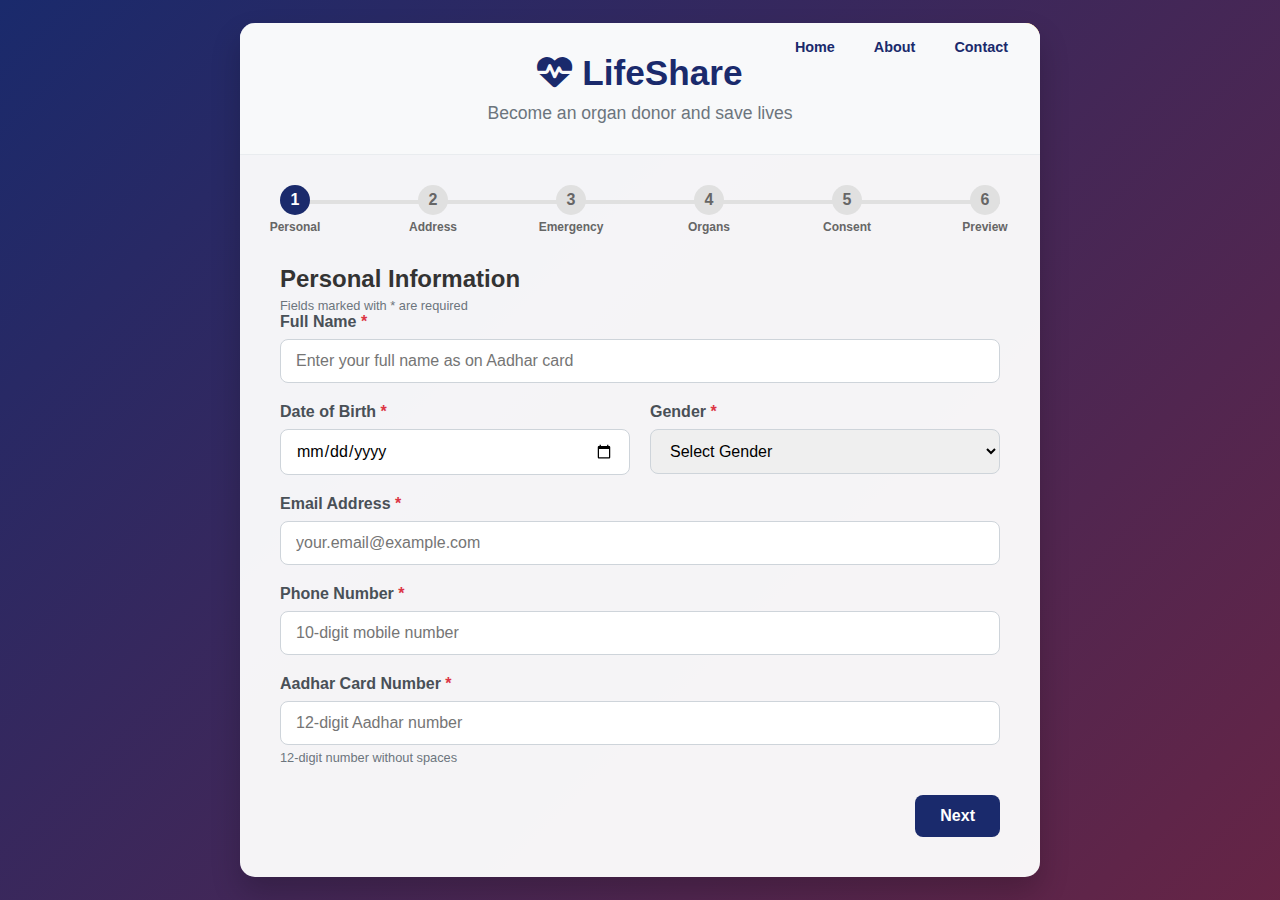
<file: Frontend/donor.html>
<!DOCTYPE html>
<html lang="en">
<head>
    <meta charset="UTF-8">
    <meta name="viewport" content="width=device-width, initial-scale=1.0">
    <title>LifeShare - Organ Donation Pledge</title>
    <link rel="stylesheet" href="https://cdnjs.cloudflare.com/ajax/libs/font-awesome/6.4.0/css/all.min.css">
    <link rel="stylesheet" href="donor.css">
</head>
<body>
    <div class="container">
        <!-- Navigation Bar -->
        <div class="nav-container">
            <ul class="nav-menu">
                <li class="nav-item"><a href="index.html#home" target="_blank" class="nav-link">Home</a></li>
                <li class="nav-item"><a href="index.html#about"  target="_blank" class="nav-link">About</a></li>
                <li class="nav-item"><a href="index.html#contact"  target="_blank" class="nav-link">Contact</a></li>
            </ul>
        </div>

        <div class="header">
            <h1><i class="fas fa-heartbeat"></i> LifeShare</h1>
            <p>Become an organ donor and save lives</p>
        </div>

        <div class="progress-container">
            <div class="progress-bar" id="progress"></div>
            <div class="progress-step active" data-title="Personal"></div>
            <div class="progress-step" data-title="Address"></div>
            <div class="progress-step" data-title="Emergency"></div>
            <div class="progress-step" data-title="Organs"></div>
            <div class="progress-step" data-title="Consent"></div>
            <div class="progress-step" data-title="Preview"></div>
        </div>

        <form id="donor-form">
            <div class="form-container">
                <!-- Step 1: Personal Details -->
                <div class="form-step active" id="step-1">
                    <h2>Personal Information</h2>
                    <p class="field-info">Fields marked with * are required</p>
                    
                    <div class="form-group">
                        <label for="fullName" class="required">Full Name</label>
                        <input type="text" id="fullName" class="form-control" placeholder="Enter your full name as on Aadhar card" required>
                    </div>
                    
                    <div class="row">
                        <div class="form-group">
                            <label for="dob" class="required">Date of Birth</label>
                            <input type="date" id="dob" class="form-control" required>
                        </div>
                        <div class="form-group">
                            <label for="gender" class="required">Gender</label>
                            <select id="gender" class="form-control" required>
                                <option value="">Select Gender</option>
                                <option value="male">Male</option>
                                <option value="female">Female</option>
                                <option value="other">Other</option>
                            </select>
                        </div>
                    </div>
                    
                    <div class="form-group">
                        <label for="email" class="required">Email Address</label>
                        <input type="email" id="email" class="form-control" placeholder="your.email@example.com" required>
                    </div>
                    
                    <div class="form-group">
                        <label for="phone" class="required">Phone Number</label>
                        <input type="tel" id="phone" class="form-control" placeholder="10-digit mobile number" pattern="[0-9]{10}" required>
                    </div>
                    
                    <div class="form-group">
                        <label for="aadhar" class="required">Aadhar Card Number</label>
                        <input type="text" id="aadhar" class="form-control" pattern="[0-9]{12}" placeholder="12-digit Aadhar number" required>
                        <p class="field-info">12-digit number without spaces</p>
                    </div>
                    
                    <div class="btn-container">
                        <div></div>
                        <button type="button" class="btn btn-next" onclick="nextStep(1)">Next</button>
                    </div>
                </div>

                <!-- Step 2: Address Details -->
                <div class="form-step" id="step-2">
                    <h2>Address Information</h2>
                    <p class="field-info">Fields marked with * are required</p>
                    
                    <div class="form-group">
                        <label for="address" class="required">Street Address</label>
                        <input type="text" id="address" class="form-control" placeholder="House number, street, area" required>
                    </div>
                    
                    <div class="row">
                        <div class="form-group">
                            <label for="city" class="required">City</label>
                            <input type="text" id="city" class="form-control" placeholder="Your city" required>
                        </div>
                        <div class="form-group">
                            <label for="state" class="required">State</label>
                            <input type="text" id="state" class="form-control" placeholder="Your state" required>
                        </div>
                    </div>
                    
                    <div class="form-group">
                        <label for="pincode" class="required">Pincode</label>
                        <input type="text" id="pincode" class="form-control" pattern="[0-9]{6}" placeholder="6-digit pincode" required>
                    </div>
                    
                    <div class="btn-container">
                        <button type="button" class="btn btn-prev" onclick="prevStep(2)">Previous</button>
                        <button type="button" class="btn btn-next" onclick="nextStep(2)">Next</button>
                    </div>
                </div>

                <!-- Step 3: Emergency Contact -->
                <div class="form-step" id="step-3">
                    <h2>Emergency Contact</h2>
                    <p class="field-info">Fields marked with * are required</p>
                    
                    <div class="form-group">
                        <label for="emergencyName" class="required">Full Name</label>
                        <input type="text" id="emergencyName" class="form-control" placeholder="Emergency contact's full name" required>
                    </div>
                    
                    <div class="form-group">
                        <label for="emergencyPhone" class="required">Phone Number</label>
                        <input type="tel" id="emergencyPhone" class="form-control" placeholder="10-digit mobile number" pattern="[0-9]{10}" required>
                    </div>
                    
                    <div class="form-group">
                        <label for="emergencyRelation" class="required">Relationship</label>
                        <select id="emergencyRelation" class="form-control" required>
                            <option value="">Select Relationship</option>
                            <option value="parent">Parent</option>
                            <option value="spouse">Spouse</option>
                            <option value="sibling">Sibling</option>
                            <option value="child">Child</option>
                            <option value="grandparent">Grandparent</option>
                            <option value="friend">Friend</option>
                            <option value="relative">Relative</option>
                            <option value="guardian">Guardian</option>
                            <option value="other">Other</option>
                        </select>
                    </div>
                    
                    <div class="form-group">
                        <label for="emergencyAddress" class="required">Street Address</label>
                        <input type="text" id="emergencyAddress" class="form-control" placeholder="House number, street, area" required>
                    </div>
                    
                    <div class="row">
                        <div class="form-group">
                            <label for="emergencyCity" class="required">City</label>
                            <input type="text" id="emergencyCity" class="form-control" placeholder="City" required>
                        </div>
                        <div class="form-group">
                            <label for="emergencyState" class="required">State</label>
                            <input type="text" id="emergencyState" class="form-control" placeholder="State" required>
                        </div>
                    </div>
                    
                    <div class="form-group">
                        <label for="emergencyPincode" class="required">Pincode</label>
                        <input type="text" id="emergencyPincode" class="form-control" pattern="[0-9]{6}" placeholder="6-digit pincode" required>
                    </div>
                    
                    <div class="btn-container">
                        <button type="button" class="btn btn-prev" onclick="prevStep(3)">Previous</button>
                        <button type="button" class="btn btn-next" onclick="nextStep(3)">Next</button>
                    </div>
                </div>

                <!-- Step 4: Organ Selection -->
                <div class="form-step" id="step-4">
                    <h2>Organ Donation Selection</h2>
                    <p class="field-info">Select organs you wish to donate</p>
                    
                    <div class="form-group">
                        <label>Select organs you wish to donate:</label>
                        <div class="checkbox-group">
                            <div class="checkbox-item">
                                <input type="checkbox" id="heart" name="organs" value="heart">
                                <label for="heart">Heart</label>
                            </div>
                            <div class="checkbox-item">
                                <input type="checkbox" id="liver" name="organs" value="liver">
                                <label for="liver">Liver</label>
                            </div>
                            <div class="checkbox-item">
                                <input type="checkbox" id="kidneys" name="organs" value="kidneys">
                                <label for="kidneys">Kidneys</label>
                            </div>
                            <div class="checkbox-item">
                                <input type="checkbox" id="lungs" name="organs" value="lungs">
                                <label for="lungs">Lungs</label>
                            </div>
                            <div class="checkbox-item">
                                <input type="checkbox" id="pancreas" name="organs" value="pancreas">
                                <label for="pancreas">Pancreas</label>
                            </div>
                            <div class="checkbox-item">
                                <input type="checkbox" id="intestines" name="organs" value="intestines">
                                <label for="intestines">Intestines</label>
                            </div>
                            <div class="checkbox-item">
                                <input type="checkbox" id="corneas" name="organs" value="corneas">
                                <label for="corneas">Corneas</label>
                            </div>
                            <div class="checkbox-item">
                                <input type="checkbox" id="skin" name="organs" value="skin">
                                <label for="skin">Skin</label>
                            </div>
                            <div class="checkbox-item">
                                <input type="checkbox" id="bone" name="organs" value="bone">
                                <label for="bone">Bone</label>
                            </div>
                            <div class="checkbox-item">
                                <input type="checkbox" id="any" name="organs" value="any">
                                <label for="any">Any part of the body</label>
                            </div>
                        </div>
                    </div>
                    
                    <div class="btn-container">
                        <button type="button" class="btn btn-prev" onclick="prevStep(4)">Previous</button>
                        <button type="button" class="btn btn-next" onclick="nextStep(4)">Next</button>
                    </div>
                </div>

                <!-- Step 5: Consent -->
                <div class="form-step" id="step-5">
                    <h2>Consent Declaration</h2>
                    
                    <div class="consent-container">
                        <h3>Organ Donation Consent Agreement</h3>
                        
                        <div class="consent-text">
                            <p>I, the undersigned, hereby voluntarily express my wish to donate my organs and tissues upon my death for the purpose of transplantation, therapy, research, and education.</p>
                            
                            <p>I understand that:</p>
                            <ol>
                                <li>My decision to become an organ donor is entirely voluntary</li>
                                <li>I can withdraw my consent at any time by contacting the registry</li>
                                <li>My donation may save or significantly improve the lives of others</li>
                                <li>No monetary payment will be received for my donation</li>
                                <li>Medical professionals will determine the suitability of my organs for transplantation at the time of my death</li>
                                <li>My decision does not alter the medical care I will receive</li>
                            </ol>
                            
                            <p>I authorize the organization to share my donation decision with authorized healthcare professionals and registries as needed to facilitate my donation wishes.</p>
                            
                            <p>I affirm that the information I have provided is true and accurate to the best of my knowledge.</p>
                        </div>
                        
                        <div class="consent-checkbox">
                            <input type="checkbox" id="consentAgree" required>
                            <label for="consentAgree" class="required">I have read and understood the consent agreement and wish to proceed with organ donation registration</label>
                        </div>
                        
                        <div class="consent-checkbox">
                            <input type="checkbox" id="infoAccuracy" required>
                            <label for="infoAccuracy" class="required">I confirm that all information provided is accurate to the best of my knowledge</label>
                        </div>
                    </div>
                    
                    <div class="btn-container">
                        <button type="button" class="btn btn-prev" onclick="prevStep(5)">Previous</button>
                        <button type="button" class="btn btn-next" onclick="nextStep(5)">Next</button>
                    </div>
                </div>

                <!-- Step 6: Preview -->
                <div class="form-step" id="step-6">
                    <h2>Preview Your Information</h2>
                    <p class="field-info">Please review all information before submitting</p>
                    
                    <div class="preview-container">
                        <div class="preview-item">
                            <div class="preview-label">Full Name</div>
                            <div class="preview-value" id="preview-name"></div>
                        </div>
                        <div class="preview-item">
                            <div class="preview-label">Date of Birth</div>
                            <div class="preview-value" id="preview-dob"></div>
                        </div>
                        <div class="preview-item">
                            <div class="preview-label">Gender</div>
                            <div class="preview-value" id="preview-gender"></div>
                        </div>
                        <div class="preview-item">
                            <div class="preview-label">Email</div>
                            <div class="preview-value" id="preview-email"></div>
                        </div>
                        <div class="preview-item">
                            <div class="preview-label">Phone</div>
                            <div class="preview-value" id="preview-phone"></div>
                        </div>
                        <div class="preview-item">
                            <div class="preview-label">Aadhar Number</div>
                            <div class="preview-value" id="preview-aadhar"></div>
                        </div>
                        <div class="preview-item">
                            <div class="preview-label">Address</div>
                            <div class="preview-value" id="preview-address"></div>
                        </div>
                        <div class="preview-item">
                            <div class="preview-label">Emergency Contact</div>
                            <div class="preview-value" id="preview-emergency"></div>
                        </div>
                        <div class="preview-item">
                            <div class="preview-label">Organs to Donate</div>
                            <div class="preview-value" id="preview-organs"></div>
                        </div>
                    </div>
                    
                    <div class="btn-container">
                        <button type="button" class="btn btn-prev" onclick="prevStep(6)">Previous</button>
                        <button type="button" class="btn btn-submit" onclick="submitForm()">Submit Pledge</button>
                    </div>
                </div>

                <!-- Step 7: Thank You -->
                <div class="form-step" id="step-7">
                    <div class="thank-you">
                        <div class="success-icon">
                            <i class="fas fa-check-circle"></i>
                        </div>
                        <h2>Thank You for Your Pledge!</h2>
                        <p>Your organ donor registration has been successfully submitted.</p>
                        
                        <div class="donor-card">
                            <h3><i class="fas fa-heart"></i> Organ Donor Card</h3>
                            <div class="card-content">
                                <div id="card-name"></div>
                                <div class="card-id">Aadhar ID: <span id="card-aadhar"></span></div>
                                <div>Registered Organ Donor</div>
                                <div id="card-organs" style="margin-top: 15px;"></div>
                            </div>
                            <div class="card-footer">
                                In case of emergency, please notify your emergency contact
                            </div>
                        </div>
                        
                        <p>Your donor information has been recorded on the blockchain.</p>
                        <button type="button" class="btn btn-submit" onclick="printCard()">
                            <i class="fas fa-print"></i> Print Donor Card
                        </button>
                    </div>
                </div>
            </div>
        </form>
    </div>

    <script src="donor.js"></script>
</body>
</html>
</file>
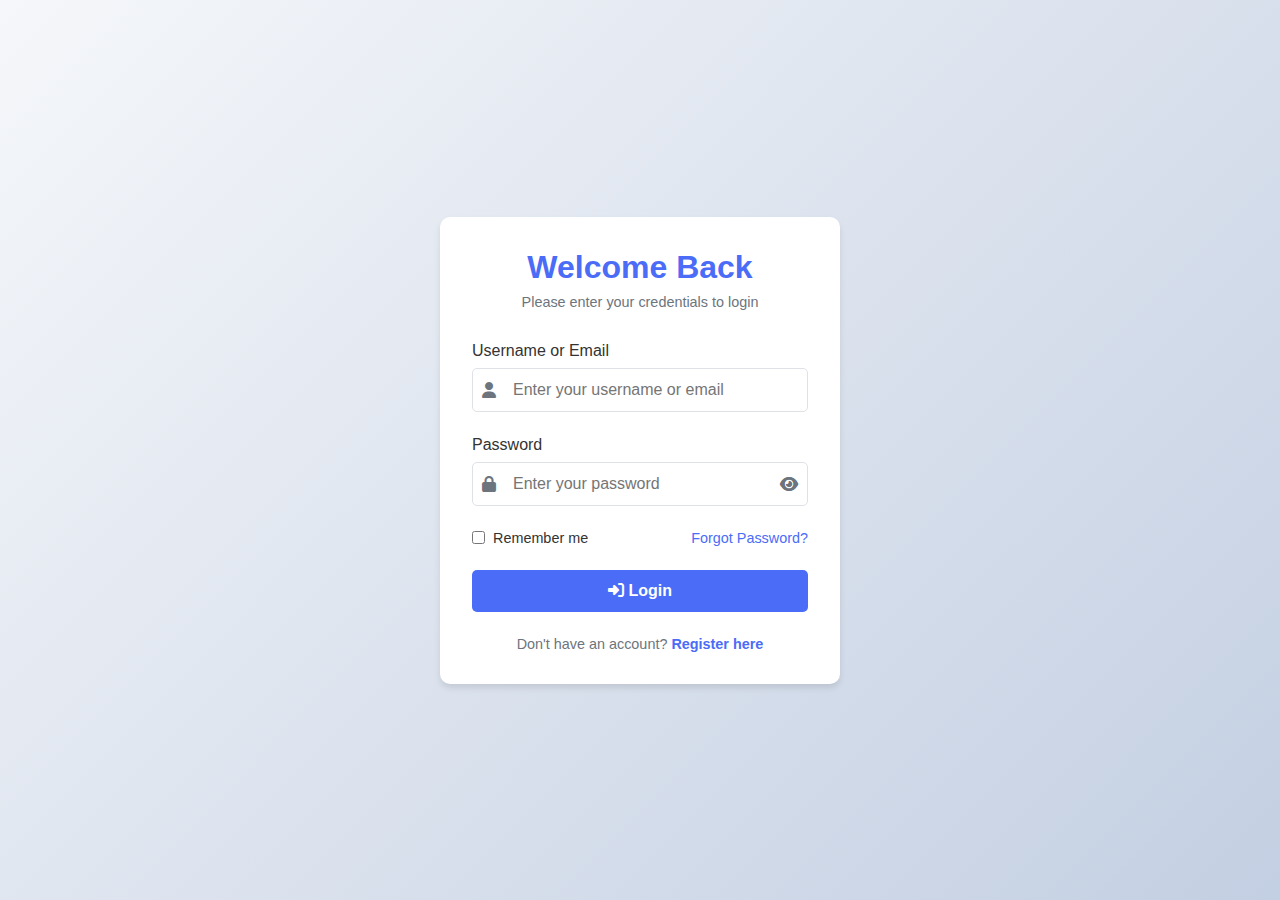
<file: Frontend/login.html>
<!DOCTYPE html>
<html lang="en">
<head>
  <meta charset="UTF-8">
  <meta name="viewport" content="width=device-width, initial-scale=1.0">
  <title>Login - My Application</title>
  <link rel="stylesheet" href="login.css">

  <!-- Font Awesome for icons -->
  <link href="https://cdnjs.cloudflare.com/ajax/libs/font-awesome/6.5.0/css/all.min.css" rel="stylesheet">
</head>
<body>
  <div class="login-container">
    <div class="login-header">
      <h1>Welcome Back</h1>
      <p>Please enter your credentials to login</p>
    </div>

    <form id="loginForm" action="/login" method="POST">
     <div class="form-group">
  <label for="username">Username or Email</label>
  <div class="input-with-icon">
    <i class="fas fa-user user-icon"></i>
    <input type="text" id="username" name="username" placeholder="Enter your username or email" required>
  </div>
</div>


      <div class="form-group">
      <label for="password">Password</label>
      <div class="input-with-icon">
          <i class="fas fa-lock lock-icon"></i>
            <input type="password" id="password" name="password" placeholder="Enter your password" required>
            <i class="fas fa-eye toggle-password" id="password-toggle"></i>
        </div>
      </div>


      <div class="remember-forgot">
        <div class="remember-me">
          <input type="checkbox" id="remember" name="remember">
          <label for="remember">Remember me</label>
        </div>
        <div class="forgot-password">
          <a href="/forgot-password">Forgot Password?</a>
        </div>
      </div>

      <button type="submit" class="login-button">
        <i class="fas fa-sign-in-alt"></i> Login
      </button>
    </form>

    <div class="register-link">
      Don't have an account? <a href="register.html">Register here</a>
    </div>
  </div>

  <script src="login.js" defer></script>
</body>
</html>
</file>
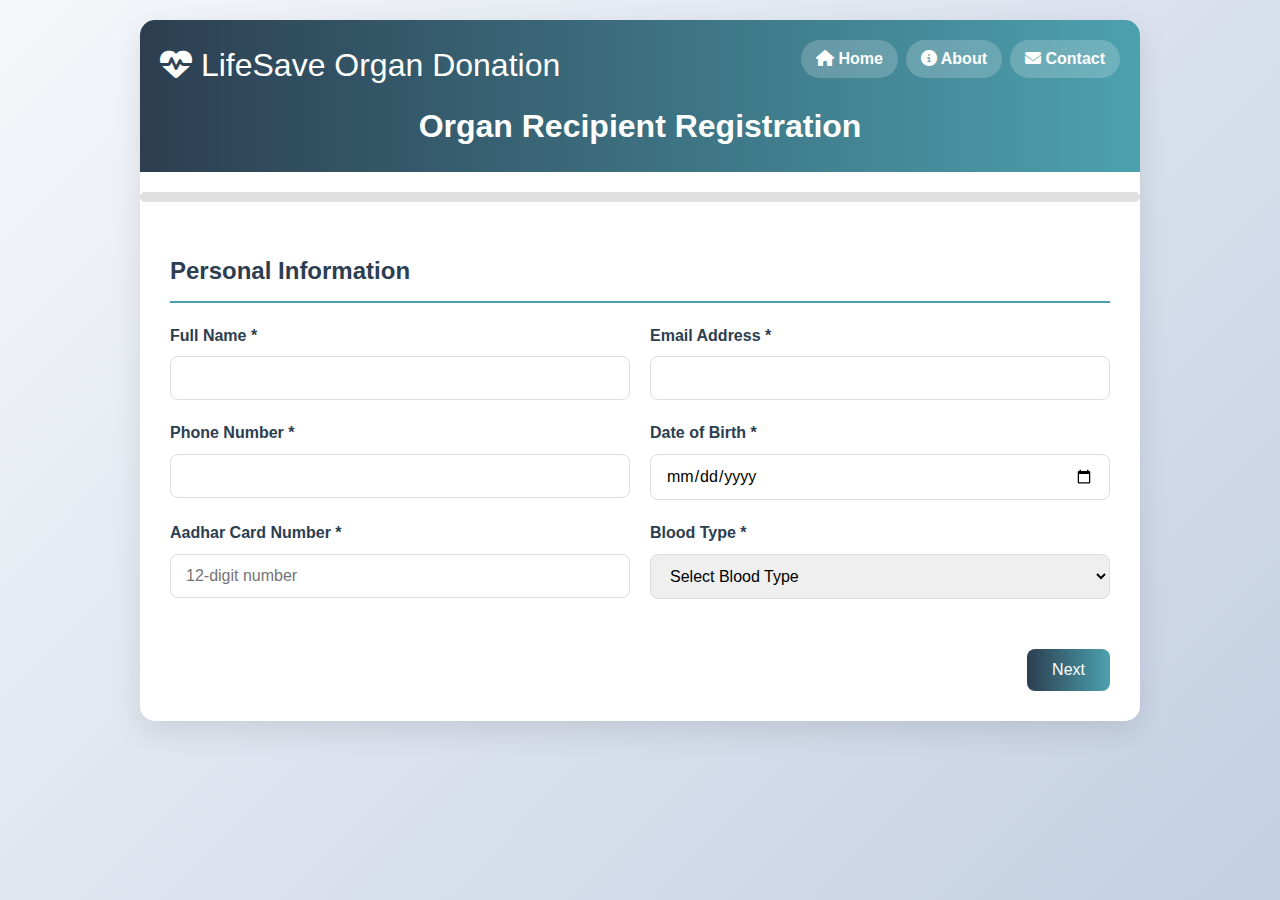
<file: Frontend/recipient.html>
<!DOCTYPE html>
<html lang="en">
<head>
    <meta charset="UTF-8">
    <meta name="viewport" content="width=device-width, initial-scale=1.0">
    <title>Organ Recipient Registration</title>
    <link rel="stylesheet" href="https://cdnjs.cloudflare.com/ajax/libs/font-awesome/6.4.0/css/all.min.css">
    <link rel="stylesheet" href="recipient.css">
</head>
<body>
    <div class="container">
        <header>
            <div class="logo">
                <i class="fas fa-heartbeat"></i> LifeSave Organ Donation
            </div>
            <h1>Organ Recipient Registration</h1>
            <div class="nav-buttons">
                <button class="nav-btn" onclick="window.location.href='index.html'">
                    <i class="fas fa-home"></i> Home
                </button>
                <button class="nav-btn" onclick="window.location.href='index.html#about'">
                    <i class="fas fa-info-circle"></i> About
                </button>
                <button class="nav-btn" onclick="window.location.href='index.html#contact'">
                    <i class="fas fa-envelope"></i> Contact
                </button>
            </div>
        </header>
        
        <div class="progress-container">
            <div class="progress-bar" id="progress"></div>
        </div>
        
        <form id="recipient-form">
            <!-- Personal Information Section -->
            <div class="form-section active" id="section-personal">
                <h2>Personal Information</h2>
                
                <div class="row">
                    <div class="col">
                        <div class="form-group">
                            <label for="fullname">Full Name *</label>
                            <input type="text" id="fullname" name="fullname" required>
                        </div>
                    </div>
                    <div class="col">
                        <div class="form-group">
                            <label for="email">Email Address *</label>
                            <input type="email" id="email" name="email" required>
                        </div>
                    </div>
                </div>
                
                <div class="row">
                    <div class="col">
                        <div class="form-group">
                            <label for="phone">Phone Number *</label>
                            <input type="tel" id="phone" name="phone" required>
                        </div>
                    </div>
                    <div class="col">
                        <div class="form-group">
                            <label for="dob">Date of Birth *</label>
                            <input type="date" id="dob" name="dob" required>
                        </div>
                    </div>
                </div>
                
                <div class="row">
                    <div class="col">
                        <div class="form-group">
                            <label for="aadhar">Aadhar Card Number *</label>
                            <input type="text" id="aadhar" name="aadhar" placeholder="12-digit number" required pattern="[0-9]{12}">
                        </div>
                    </div>
                    <div class="col">
                        <div class="form-group">
                            <label for="blood-type">Blood Type *</label>
                            <select id="blood-type" name="blood-type" required>
                                <option value="">Select Blood Type</option>
                                <option value="A+">A+</option>
                                <option value="A-">A-</option>
                                <option value="B+">B+</option>
                                <option value="B-">B-</option>
                                <option value="AB+">AB+</option>
                                <option value="AB-">AB-</option>
                                <option value="O+">O+</option>
                                <option value="O-">O-</option>
                            </select>
                        </div>
                    </div>
                </div>
                
                <div class="btn-container">
                    <div></div> <!-- Empty div for alignment -->
                    <button type="button" class="btn-next" onclick="showSection('address')">Next</button>
                </div>
            </div>
            
            <!-- Address Information Section -->
            <div class="form-section" id="section-address">
                <h2>Address Information</h2>
                
                <div class="form-group">
                    <label for="address">Street Address *</label>
                    <input type="text" id="address" name="address" required>
                </div>
                
                <div class="row">
                    <div class="col">
                        <div class="form-group">
                            <label for="district">District *</label>
                            <input type="text" id="district" name="district" required>
                        </div>
                    </div>
                    <div class="col">
                        <div class="form-group">
                            <label for="city">City *</label>
                            <input type="text" id="city" name="city" required>
                        </div>
                    </div>
                </div>
                
                <div class="row">
                    <div class="col">
                        <div class="form-group">
                            <label for="state">State *</label>
                            <select id="state" name="state" required>
                                <option value="">Select State</option>
                                <option value="Andhra Pradesh">Andhra Pradesh</option>
                                <option value="Karnataka">Karnataka</option>
                                <option value="Kerala">Kerala</option>
                                <option value="Tamil Nadu">Tamil Nadu</option>
                                <option value="Maharashtra">Maharashtra</option>
                                <option value="Delhi">Delhi</option>
                                <option value="West Bengal">West Bengal</option>
                                <option value="Gujarat">Gujarat</option>
                                <option value="Rajasthan">Rajasthan</option>
                                <option value="Punjab">Punjab</option>
                            </select>
                        </div>
                    </div>
                    <div class="col">
                        <div class="form-group">
                            <label for="pincode">Pincode *</label>
                            <input type="text" id="pincode" name="pincode" required pattern="[0-9]{6}">
                        </div>
                    </div>
                </div>
                
                <div class="btn-container">
                    <button type="button" class="btn-prev" onclick="showSection('personal')">Previous</button>
                    <button type="button" class="btn-next" onclick="showSection('medical')">Next</button>
                </div>
            </div>
            
            <!-- Medical Information Section -->
            <div class="form-section" id="section-medical">
                <h2>Medical Information</h2>
                
                <div class="row">
                    <div class="col">
                        <div class="form-group">
                            <label for="primary-diagnosis">Primary Diagnosis *</label>
                            <input type="text" id="primary-diagnosis" name="primary-diagnosis" required placeholder="e.g., End-stage renal disease">
                        </div>
                    </div>
                    <div class="col">
                        <div class="form-group">
                            <label for="diagnosis-date">Date of Diagnosis *</label>
                            <input type="date" id="diagnosis-date" name="diagnosis-date" required>
                        </div>
                    </div>
                </div>
                
                <div class="form-group">
                    <label for="current-treatment">Current Treatment</label>
                    <textarea id="current-treatment" name="current-treatment" rows="3" placeholder="Describe current treatments, medications, etc."></textarea>
                </div>
                
                <div class="form-group">
                    <label>Organs/Tissues Needed *</label>
                    <div class="checkbox-group">
                        <div class="checkbox-item">
                            <input type="checkbox" id="need-heart" name="organs-needed" value="heart">
                            <label for="need-heart">Heart</label>
                        </div>
                        <div class="checkbox-item">
                            <input type="checkbox" id="need-kidney" name="organs-needed" value="kidney">
                            <label for="need-kidney">Kidney</label>
                        </div>
                        <div class="checkbox-item">
                            <input type="checkbox" id="need-liver" name="organs-needed" value="liver">
                            <label for="need-liver">Liver</label>
                        </div>
                        <div class="checkbox-item">
                            <input type="checkbox" id="need-lungs" name="organs-needed" value="lungs">
                            <label for="need-lungs">Lungs</label>
                        </div>
                        <div class="checkbox-item">
                            <input type="checkbox" id="need-pancreas" name="organs-needed" value="pancreas">
                            <label for="need-pancreas">Pancreas</label>
                        </div>
                        <div class="checkbox-item">
                            <input type="checkbox" id="need-intestine" name="organs-needed" value="intestine">
                            <label for="need-intestine">Intestine</label>
                        </div>
                        <div class="checkbox-item">
                            <input type="checkbox" id="need-cornea" name="organs-needed" value="cornea">
                            <label for="need-cornea">Cornea</label>
                        </div>
                        <div class="checkbox-item">
                            <input type="checkbox" id="need-skin" name="organs-needed" value="skin">
                            <label for="need-skin">Skin</label>
                        </div>
                        <div class="checkbox-item">
                            <input type="checkbox" id="need-bone" name="organs-needed" value="bone">
                            <label for="need-bone">Bone</label>
                        </div>
                    </div>
                </div>
                
                <div class="row">
                    <div class="col">
                        <div class="form-group">
                            <label for="urgency">Medical Urgency *</label>
                            <select id="urgency" name="urgency" required>
                                <option value="">Select Urgency Level</option>
                                <option value="high">High - Immediate transplant needed</option>
                                <option value="medium">Medium - Transplant needed within months</option>
                                <option value="low">Low - On waiting list, stable condition</option>
                            </select>
                        </div>
                    </div>
                    <div class="col">
                        <div class="form-group">
                            <label for="treating-hospital">Treating Hospital *</label>
                            <input type="text" id="treating-hospital" name="treating-hospital" required>
                        </div>
                    </div>
                </div>
                
                <div class="form-group">
                    <label for="doctor-info">Treating Physician Information *</label>
                    <input type="text" id="doctor-info" name="doctor-info" required placeholder="Doctor's name and contact information">
                </div>
                
                <div class="upload-container">
                    <div class="upload-icon">
                        <i class="fas fa-file-upload"></i>
                    </div>
                    <h3>Upload Medical Records</h3>
                    <p>Please upload relevant medical records, diagnosis reports, and doctor's recommendations</p>
                    <input type="file" id="medical-file" accept=".pdf,.jpg,.jpeg,.png" multiple>
                    <p class="small">Accepted formats: PDF, JPG, PNG (Max 5MB each)</p>
                </div>
                
                <div class="btn-container">
                    <button type="button" class="btn-prev" onclick="showSection('address')">Previous</button>
                    <button type="button" class="btn-next" onclick="showSection('emergency')">Next</button>
                </div>
            </div>
            
            <!-- Emergency Contact Section -->
            <div class="form-section" id="section-emergency">
                <h2>Emergency Contact Information</h2>
                
                <div class="row">
                    <div class="col">
                        <div class="form-group">
                            <label for="emergency-name">Emergency Contact Name *</label>
                            <input type="text" id="emergency-name" name="emergency-name" required>
                        </div>
                    </div>
                    <div class="col">
                        <div class="form-group">
                            <label for="emergency-relation">Relationship *</label>
                            <select id="emergency-relation" name="emergency-relation" required>
                                <option value="">Select Relationship</option>
                                <option value="Parent">Parent</option>
                                <option value="Spouse">Spouse</option>
                                <option value="Sibling">Sibling</option>
                                <option value="Child">Child</option>
                                <option value="Friend">Friend</option>
                                <option value="Other">Other</option>
                            </select>
                        </div>
                    </div>
                </div>
                
                <div class="row">
                    <div class="col">
                        <div class="form-group">
                            <label for="emergency-phone">Emergency Contact Phone *</label>
                            <input type="tel" id="emergency-phone" name="emergency-phone" required>
                        </div>
                    </div>
                    <div class="col">
                        <div class="form-group">
                            <label for="emergency-email">Emergency Contact Email</label>
                            <input type="email" id="emergency-email" name="emergency-email">
                        </div>
                    </div>
                </div>
                
                <div class="form-group">
                    <label for="emergency-address">Emergency Contact Address</label>
                    <textarea id="emergency-address" name="emergency-address" rows="3"></textarea>
                </div>
                
                <div class="btn-container">
                    <button type="button" class="btn-prev" onclick="showSection('medical')">Previous</button>
                    <button type="button" class="btn-next" onclick="showSection('consent')">Next</button>
                </div>
            </div>
            
            <!-- Consent Form Section -->
            <div class="form-section" id="section-consent">
                <h2>Consent Agreement</h2>
                
                <div class="consent-box">
                    <h3>Organ Recipient Consent Agreement</h3>
                    <p>By signing this consent form, I hereby request to be placed on the organ transplant waiting list and agree to the following terms:</p>
                    
                    <p>I understand that:</p>
                    <ul>
                        <li>Placement on the transplant waiting list does not guarantee I will receive an organ</li>
                        <li>Organs are allocated based on medical urgency, compatibility, and time on the waiting list</li>
                        <li>I must keep my contact information updated with the transplant center</li>
                        <li>I must be available and prepared for transplant when an organ becomes available</li>
                        <li>There are significant risks associated with transplant surgery and lifelong immunosuppression therapy</li>
                        <li>All medical information provided will be kept confidential but shared with the transplant team as needed</li>
                    </ul>
                    
                    <p>I affirm that the information provided in this form is true and accurate to the best of my knowledge.</p>
                    
                    <div class="form-group">
                        <label for="signature">Full Name (as signature) *</label>
                        <input type="text" id="signature" name="signature" required>
                    </div>
                    
                    <div class="form-group">
                        <label for="consent-date">Date *</label>
                        <input type="date" id="consent-date" name="consent-date" required>
                    </div>
                </div>
                
                <div class="form-group">
                    <label class="checkbox-item">
                        <input type="checkbox" id="agree" name="agree" required>
                        I have read and understood the consent agreement and agree to the terms *
                    </label>
                </div>
                
                <div class="btn-container">
                    <button type="button" class="btn-prev" onclick="showSection('emergency')">Previous</button>
                    <button type="button" class="btn-next" onclick="showPreview()">Review Information</button>
                </div>
            </div>
            
            <!-- Preview Section -->
            <div class="form-section" id="section-preview">
                <h2>Review Your Information</h2>
                <p>Please review all the information you've provided before submitting your registration.</p>
                
                <div class="preview-data" id="preview-data">
                    <!-- Preview content will be generated by JavaScript -->
                </div>
                
                <div class="btn-container">
                    <button type="button" class="btn-prev" onclick="showSection('consent')">Previous</button>
                    <button type="submit" class="btn-submit">Submit Registration</button>
                </div>
            </div>
        </form>
        
        <!-- Success Message Section -->
        <div class="form-section" id="section-success">
            <div class="success-message">
                <div class="success-icon">
                    <i class="fas fa-check-circle"></i>
                </div>
                <h2>Registration Successful!</h2>
                <p>Thank you for completing your organ recipient registration.</p>
                <p>Your information has been submitted to our transplant team for review.</p>
                <p>You will receive a confirmation email with your recipient ID and next steps shortly.</p>
                <br>
                <p>If you have any questions, please contact us at recipients@lifesave.org</p>
            </div>
        </div>
    </div>
<script src="recipient.js"></script>
</body>
</html>
</file>
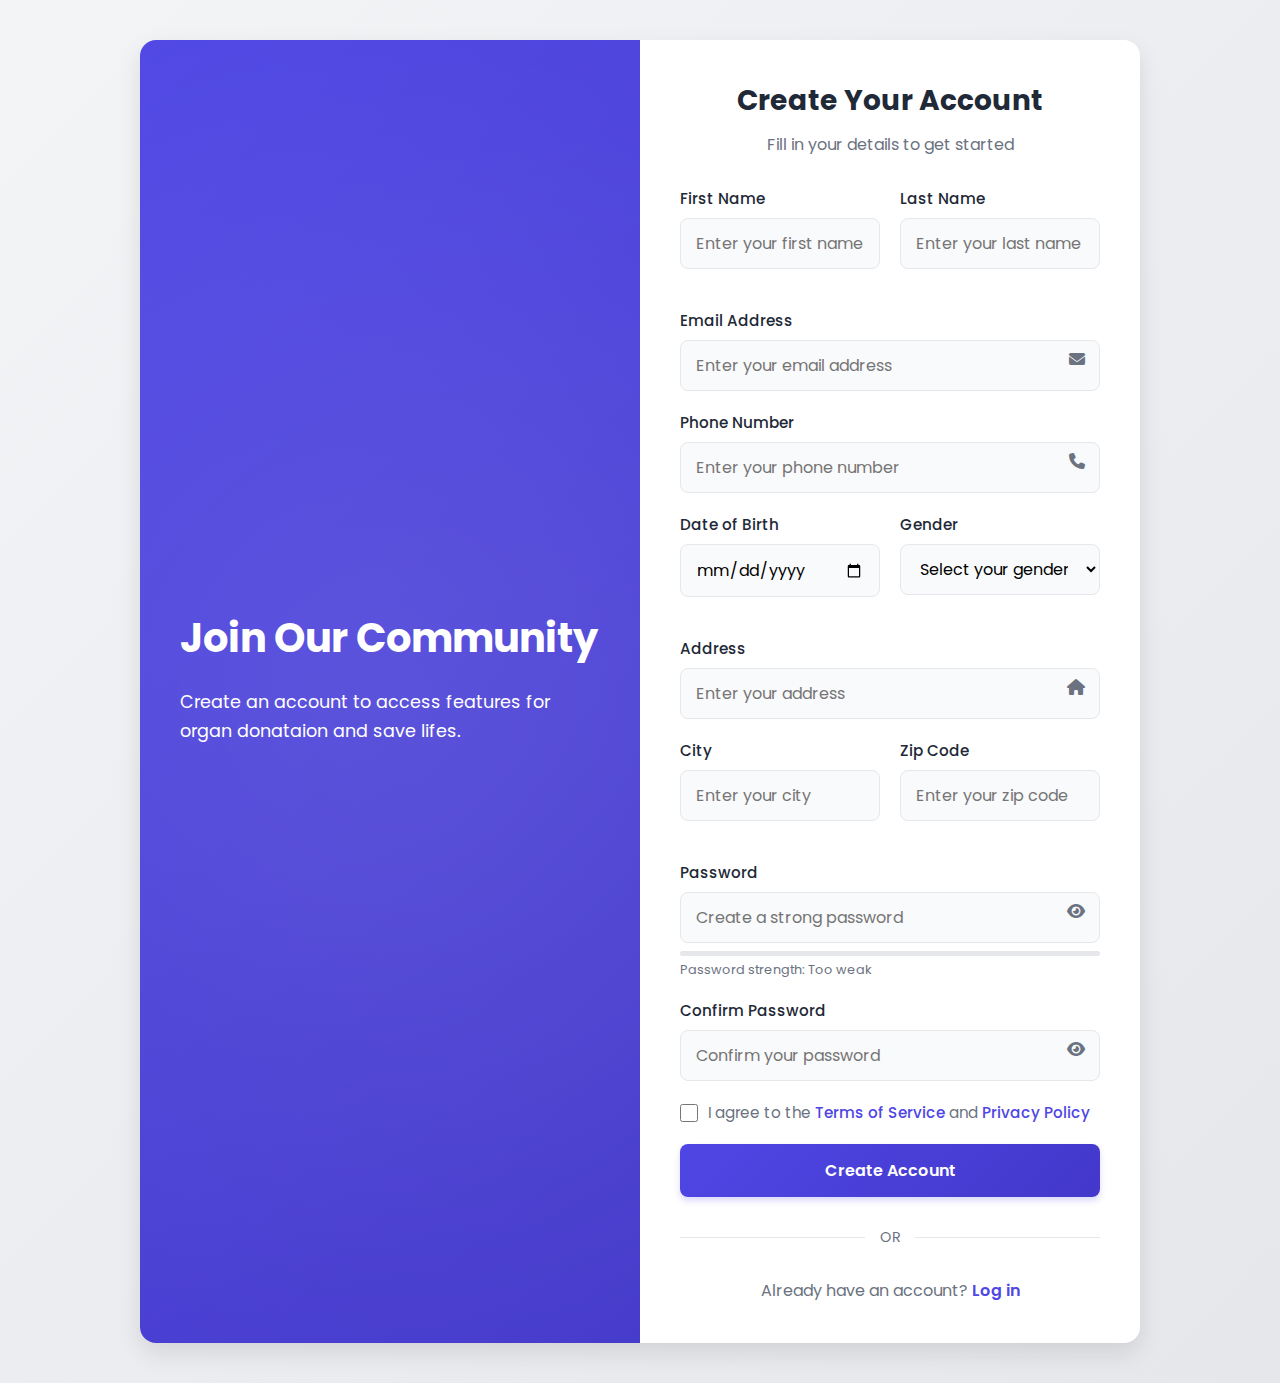
<file: Frontend/register.html>
<!DOCTYPE html>
<html lang="en">
<head>
    <meta charset="UTF-8">
    <meta name="viewport" content="width=device-width, initial-scale=1.0">
    <title>Join Our Community | Register</title>
    <link rel="stylesheet" href="register.css">
    <link rel="stylesheet" href="https://cdnjs.cloudflare.com/ajax/libs/font-awesome/6.4.0/css/all.min.css">
    <link href="https://fonts.googleapis.com/css2?family=Poppins:wght@300;400;500;600;700&display=swap" rel="stylesheet">
</head>
<body>
    <div class="container">
        <div class="left-panel">
            <h2>Join Our Community</h2>
            <p>Create an account to access features for organ donataion and save lifes.</p>
            
        </div>
        
        <div class="right-panel">
            <div class="form-header">
                <h1>Create Your Account</h1>
                <p>Fill in your details to get started</p>
            </div>
            
            <div class="success-message" id="success-message">
                <i class="fas fa-check-circle"></i> Registration successful! Redirecting to login page...
            </div>
            
            <form id="register-form">
                <div class="form-row">
                    <div class="input-group">
                        <label for="firstname">First Name</label>
                        <input type="text" id="firstname" name="firstname" placeholder="Enter your first name" required>
                        <div class="error-message" id="firstname-error">Please enter your first name</div>
                    </div>
                    <div class="input-group">
                        <label for="lastname">Last Name</label>
                        <input type="text" id="lastname" name="lastname" placeholder="Enter your last name" required>
                        <div class="error-message" id="lastname-error">Please enter your last name</div>
                    </div>
                </div>
                
                <div class="input-group">
                    <label for="email">Email Address</label>
                    <input type="email" id="email" name="email" placeholder="Enter your email address" required>
                    <i class="fas fa-envelope icon"></i>
                    <div class="error-message" id="email-error">Please enter a valid email address</div>
                </div>
                
                <div class="input-group">
                    <label for="phone">Phone Number</label>
                    <input type="tel" id="phone" name="phone" placeholder="Enter your phone number" required>
                    <i class="fas fa-phone icon"></i>
                    <div class="error-message" id="phone-error">Please enter a valid phone number</div>
                </div>
                
                <div class="form-row">
                    <div class="input-group">
                        <label for="dob">Date of Birth</label>
                        <input type="date" id="dob" name="dob" required>
                        <div class="error-message" id="dob-error">Please enter your date of birth</div>
                    </div>
                    <div class="input-group">
                        <label for="gender">Gender</label>
                        <select id="gender" name="gender" required>
                            <option value="" disabled selected>Select your gender</option>
                            <option value="male">Male</option>
                            <option value="female">Female</option>
                            <option value="other">Other</option>
                            <option value="prefer-not-to-say">Prefer not to say</option>
                        </select>
                        <div class="error-message" id="gender-error">Please select your gender</div>
                    </div>
                </div>
                
                <div class="input-group">
                    <label for="address">Address</label>
                    <input type="text" id="address" name="address" placeholder="Enter your address" required>
                    <i class="fas fa-home icon"></i>
                    <div class="error-message" id="address-error">Please enter your address</div>
                </div>
                
                <div class="form-row">
                    <div class="input-group">
                        <label for="city">City</label>
                        <input type="text" id="city" name="city" placeholder="Enter your city" required>
                        <div class="error-message" id="city-error">Please enter your city</div>
                    </div>
                    <div class="input-group">
                        <label for="zipcode">Zip Code</label>
                        <input type="text" id="zipcode" name="zipcode" placeholder="Enter your zip code" required>
                        <div class="error-message" id="zipcode-error">Please enter a valid zip code</div>
                    </div>
                </div>
                
                <div class="input-group">
                    <label for="password">Password</label>
                    <input type="password" id="password" name="password" placeholder="Create a strong password" required>
                    <i class="fas fa-eye password-toggle icon" id="password-toggle"></i>
                    <div class="strength-meter" id="password-strength"></div>
                    <div class="strength-text" id="password-strength-text">Password strength: Too weak</div>
                    <div class="error-message" id="password-error">Password must be at least 8 characters with letters, numbers and special characters</div>
                </div>
                
                <div class="input-group">
                    <label for="confirm-password">Confirm Password</label>
                    <input type="password" id="confirm-password" name="confirm-password" placeholder="Confirm your password" required>
                    <i class="fas fa-eye password-toggle icon" id="confirm-password-toggle"></i>
                    <div class="error-message" id="confirm-password-error">Passwords do not match</div>
                </div>
                <div class="checkbox-group">
                    <input type="checkbox" id="terms" name="terms" required>
                    <label for="terms">I agree to the <a href="#">Terms of Service</a> and <a href="#">Privacy Policy</a></label>
                </div>
                
                <button type="submit" class="btn" id="register-btn">
                    <div class="btn-content">
                        <span>Create Account</span>
                        <div class="spinner" id="spinner"></div>
                    </div>
                </button>
                
                <div class="divider">
                    <span>OR</span>
                </div>
                
                <div class="login-link">
                    Already have an account? <a href="login.html">Log in</a>
                </div>
            </form>
        </div>
    </div>
    
    <script src="register.js" defer></script>
</body>
</html>
</file>
<file: Frontend/donor.css>
* {
    margin: 0;
    padding: 0;
    box-sizing: border-box;
    font-family: 'Segoe UI', Tahoma, Geneva, Verdana, sans-serif;
}

body {
    background: linear-gradient(135deg, #1a2a6c, #b21f1f, #fdbb2d);
    background-size: 400% 400%;
    animation: gradientBG 15s ease infinite;
    color: #333;
    min-height: 100vh;
    display: flex;
    justify-content: center;
    align-items: center;
    padding: 20px;
}

@keyframes gradientBG {
    0% { background-position: 0% 50%; }
    50% { background-position: 100% 50%; }
    100% { background-position: 0% 50%; }
}

.container {
    width: 100%;
    max-width: 800px;
    background: rgba(255, 255, 255, 0.95);
    border-radius: 15px;
    box-shadow: 0 15px 30px rgba(0, 0, 0, 0.2);
    overflow: hidden;
    position: relative;
}

.container::before {
    content: '';
    position: absolute;
    top: 0;
    left: 0;
    width: 100%;
    height: 10px;
    background: linear-gradient(90deg, #1a2a6c, #b21f1f, #fdbb2d);
}

/* Navigation Bar */
.nav-container {
    position: absolute;
    top: 15px;
    right: 20px;
    z-index: 10;
}

.nav-menu {
    display: flex;
    list-style: none;
    gap: 15px;
}

.nav-item {
    display: inline-block;
}

.nav-link {
    color: #1a2a6c;
    text-decoration: none;
    font-weight: 600;
    font-size: 0.9rem;
    padding: 8px 12px;
    border-radius: 5px;
    transition: all 0.3s ease;
}

.nav-link:hover {
    background-color: rgba(26, 42, 108, 0.1);
    color: #0d1b4d;
}

.header {
    text-align: center;
    padding: 30px 20px;
    background: #f8f9fa;
    border-bottom: 1px solid #e9ecef;
    position: relative;
}

.header h1 {
    color: #1a2a6c;
    margin-bottom: 10px;
    font-size: 2.2rem;
}

.header p {
    color: #6c757d;
    font-size: 1.1rem;
}

.progress-container {
    display: flex;
    justify-content: space-between;
    position: relative;
    margin: 30px 40px;
    counter-reset: step;
}

.progress-container::before {
    content: '';
    position: absolute;
    top: 15px;
    left: 0;
    width: 100%;
    height: 4px;
    background: #e0e0e0;
    z-index: 1;
}

.progress-bar {
    position: absolute;
    top: 15px;
    left: 0;
    width: 0%;
    height: 4px;
    background: #1a2a6c;
    transition: width 0.5s ease;
    z-index: 2;
}

.progress-step {
    position: relative;
    width: 30px;
    height: 30px;
    background: #e0e0e0;
    border-radius: 50%;
    display: flex;
    justify-content: center;
    align-items: center;
    z-index: 3;
    font-weight: bold;
    color: #666;
}

.progress-step.active {
    background: #1a2a6c;
    color: white;
}

.progress-step.completed {
    background: #28a745;
    color: white;
}

.progress-step::before {
    counter-increment: step;
    content: counter(step);
}

.progress-step::after {
    content: attr(data-title);
    position: absolute;
    top: 35px;
    left: 50%;
    transform: translateX(-50%);
    font-size: 12px;
    color: #666;
    white-space: nowrap;
}

.form-container {
    padding: 20px 40px 40px;
}

.form-step {
    display: none;
    animation: fadeIn 0.5s ease;
}

.form-step.active {
    display: block;
}

@keyframes fadeIn {
    from { opacity: 0; transform: translateY(10px); }
    to { opacity: 1; transform: translateY(0); }
}

.form-group {
    margin-bottom: 20px;
}

.form-group label {
    display: block;
    margin-bottom: 8px;
    font-weight: 600;
    color: #495057;
}

.form-group label.required::after {
    content: ' *';
    color: #dc3545;
}

.form-control {
    width: 100%;
    padding: 12px 15px;
    border: 1px solid #ced4da;
    border-radius: 8px;
    font-size: 16px;
    transition: border-color 0.3s;
}

.form-control:focus {
    border-color: #1a2a6c;
    outline: none;
    box-shadow: 0 0 0 3px rgba(26, 42, 108, 0.2);
}

.row {
    display: flex;
    gap: 20px;
}

.row .form-group {
    flex: 1;
}

.checkbox-group {
    display: grid;
    grid-template-columns: repeat(auto-fill, minmax(200px, 1fr));
    gap: 10px;
    margin-top: 10px;
}

.checkbox-item {
    display: flex;
    align-items: center;
}

.checkbox-item input {
    margin-right: 8px;
}

.btn-container {
    display: flex;
    justify-content: space-between;
    margin-top: 30px;
}

.btn {
    padding: 12px 25px;
    border: none;
    border-radius: 8px;
    font-size: 16px;
    font-weight: 600;
    cursor: pointer;
    transition: all 0.3s;
}

.btn-prev {
    background: #6c757d;
    color: white;
}

.btn-next, .btn-submit {
    background: #1a2a6c;
    color: white;
}

.btn-prev:hover {
    background: #5a6268;
}

.btn-next:hover, .btn-submit:hover {
    background: #0d1b4d;
}

.preview-container {
    background: #f8f9fa;
    padding: 20px;
    border-radius: 8px;
    margin-top: 20px;
}

.preview-item {
    margin-bottom: 15px;
    padding-bottom: 15px;
    border-bottom: 1px solid #e9ecef;
}

.preview-label {
    font-weight: 600;
    color: #495057;
    margin-bottom: 5px;
}

.preview-value {
    color: #212529;
}

.donor-card {
    text-align: center;
    padding: 30px;
    background: linear-gradient(135deg, #1a2a6c, #0d1b4d);
    color: white;
    border-radius: 12px;
    box-shadow: 0 10px 20px rgba(0, 0, 0, 0.2);
    margin: 20px 0;
}

.donor-card h3 {
    margin-bottom: 20px;
    font-size: 1.8rem;
}

.card-content {
    background: white;
    padding: 20px;
    border-radius: 10px;
    color: #333;
    text-align: left;
    margin-bottom: 20px;
}

.card-id {
    font-size: 1.2rem;
    font-weight: bold;
    color: #1a2a6c;
    margin: 10px 0;
}

.card-footer {
    margin-top: 20px;
    font-size: 0.9rem;
    color: rgba(255, 255, 255, 0.8);
}

.success-icon {
    font-size: 4rem;
    color: #28a745;
    margin-bottom: 20px;
}

.thank-you {
    text-align: center;
    padding: 30px;
}

.organ-tag {
    display: inline-block;
    background: #e9ecef;
    padding: 5px 10px;
    border-radius: 20px;
    margin: 5px;
    font-size: 0.9rem;
}

.consent-container {
    background: #f8f9fa;
    padding: 20px;
    border-radius: 8px;
    margin-top: 20px;
}

.consent-text {
    height: 150px;
    overflow-y: auto;
    padding: 15px;
    border: 1px solid #ced4da;
    border-radius: 8px;
    margin-bottom: 15px;
    background: white;
    line-height: 1.6;
}

.consent-checkbox {
    display: flex;
    align-items: center;
    margin-bottom: 15px;
}

.consent-checkbox input {
    margin-right: 10px;
}

.field-info {
    font-size: 0.8rem;
    color: #6c757d;
    margin-top: 5px;
}

/* Responsive styles for navigation */
@media (max-width: 600px) {
    .nav-container {
        position: static;
        margin-bottom: 15px;
    }
    
    .nav-menu {
        justify-content: center;
        padding: 10px 0;
    }
    
    .header {
        padding-top: 15px;
    }
    
    .form-container {
        padding: 20px 20px 30px;
    }
    
    .progress-container {
        margin: 20px;
    }
    
    .row {
        flex-direction: column;
        gap: 0;
    }
}
</file>
<file: Frontend/login.css>
:root {
  --primary-color: #4a6cf7;
  --secondary-color: #6c757d;
  --success-color: #28a745;
  --background-color: #f8f9fa;
  --text-color: #333;
  --light-text: #6c757d;
  --border-color: #dee2e6;
  --box-shadow: 0 4px 6px rgba(0, 0, 0, 0.1);
  --transition: all 0.3s ease;
}

* {
  margin: 0;
  padding: 0;
  box-sizing: border-box;
  font-family: 'Segoe UI', Tahoma, Geneva, Verdana, sans-serif;
}

body {
  background: linear-gradient(135deg, #f5f7fa 0%, #c3cfe2 100%);
  height: 100vh;
  display: flex;
  justify-content: center;
  align-items: center;
  color: var(--text-color);
}

.login-container {
  background-color: white;
  border-radius: 10px;
  box-shadow: var(--box-shadow);
  width: 100%;
  max-width: 400px;
  padding: 2rem;
  animation: fadeIn 0.5s ease-out;
}

.login-header {
  text-align: center;
  margin-bottom: 2rem;
}

.login-header h1 {
  color: var(--primary-color);
  margin-bottom: 0.5rem;
  font-size: 2rem;
}

.login-header p {
  color: var(--light-text);
  font-size: 0.9rem;
}

.form-group {
  margin-bottom: 1.5rem;
}

.form-group label {
  display: block;
  margin-bottom: 0.5rem;
  font-weight: 500;
  color: var(--text-color);
}

.input-with-icon {
  position: relative;
}

.input-with-icon .user-icon {
  position: absolute;
  left: 10px;
  top: 50%;
  transform: translateY(-50%);
  color: var(--light-text);
}

/* Adjust input padding for username too */
.input-with-icon input {
  width: 100%;
  padding: 0.75rem 40px;  /* default */
  padding-left: 35px;     /* for left icon */
  padding-right: 35px;    /* for right icon (if any) */
  border: 1px solid var(--border-color);
  border-radius: 5px;
  font-size: 1rem;
  transition: var(--transition);
}


.input-with-icon .lock-icon {
  position: absolute;
  left: 10px;
  top: 50%;
  transform: translateY(-50%);
  color: var(--light-text);
}

.input-with-icon .toggle-password {
  position: absolute;
  right: 10px;
  top: 50%;
  transform: translateY(-50%);
  cursor: pointer;
  color: var(--light-text);
  font-size: 1rem;
}

/* Add proper padding for input */
.input-with-icon input {
  width: 100%;
  padding: 0.75rem 40px;  /* default */
  padding-left: 35px;     /* for lock icon */
  padding-right: 35px;    /* for eye icon */
  border: 1px solid var(--border-color);
  border-radius: 5px;
  font-size: 1rem;
  transition: var(--transition);
}


.form-group input {
  width: 100%;
  padding: 0.75rem 2.5rem; /* default padding */
  padding-left: 2.5rem;   /* space for left icon */
  border: 1px solid var(--border-color);
  border-radius: 5px;
  font-size: 1rem;
  transition: var(--transition);
}

/* Extra padding for right-side toggle */
#password {
  padding-right: 2.5rem;
}

.form-group input:focus {
  outline: none;
  border-color: var(--primary-color);
  box-shadow: 0 0 0 3px rgba(74, 108, 247, 0.2);
}

/* Toggle eye icon */
.toggle-password {
  position: absolute;
  right: 10px;
  top: 50%;
  transform: translateY(-50%);
  cursor: pointer;
  color: var(--light-text);
  font-size: 1rem;
}

.remember-forgot {
  display: flex;
  justify-content: space-between;
  align-items: center;
  margin-bottom: 1.5rem;
  font-size: 0.9rem;
}

.remember-me {
  display: flex;
  align-items: center;
}

.remember-me input {
  margin-right: 0.5rem;
}

.forgot-password a {
  color: var(--primary-color);
  text-decoration: none;
  transition: var(--transition);
}

.forgot-password a:hover {
  text-decoration: underline;
}

.login-button {
  width: 100%;
  padding: 0.75rem;
  background-color: var(--primary-color);
  color: white;
  border: none;
  border-radius: 5px;
  font-size: 1rem;
  font-weight: 600;
  cursor: pointer;
  transition: var(--transition);
}

.login-button:hover {
  background-color: #3a5bd9;
  transform: translateY(-2px);
}



.register-link {
  text-align: center;
  margin-top: 1.5rem;
  font-size: 0.9rem;
  color: var(--light-text);
}

.register-link a {
  color: var(--primary-color);
  text-decoration: none;
  font-weight: 600;
  transition: var(--transition);
}

.register-link a:hover {
  text-decoration: underline;
}

/* Animation */
@keyframes fadeIn {
  from { opacity: 0; transform: translateY(20px); }
  to { opacity: 1; transform: translateY(0); }
}
</file>
<file: Frontend/recipient.css>
* {
            margin: 0;
            padding: 0;
            box-sizing: border-box;
            font-family: 'Segoe UI', Tahoma, Geneva, Verdana, sans-serif;
        }

        body {
            background: linear-gradient(135deg, #f5f7fa 0%, #c3cfe2 100%);
            color: #333;
            line-height: 1.6;
            padding: 20px;
            min-height: 100vh;
        }

        .container {
            max-width: 1000px;
            margin: 0 auto;
            background: white;
            border-radius: 15px;
            box-shadow: 0 10px 30px rgba(0, 0, 0, 0.1);
            overflow: hidden;
            position: relative;
        }

        header {
            background: linear-gradient(90deg, #2c3e50, #4ca1af);
            color: white;
            padding: 20px;
            text-align: center;
            position: relative;
        }

        .logo {
            font-size: 32px;
            margin-bottom: 10px;
            text-align: left;
        }

        .nav-buttons {
            position: absolute;
            top: 20px;
            right: 20px;
            display: flex;
            flex-wrap: wrap;
            justify-content: flex-end;
            gap: 8px;
        }

        .nav-btn {
            background: rgba(255, 255, 255, 0.2);
            color: white;
            border: none;
            padding: 10px 15px;
            border-radius: 50px;
            cursor: pointer;
            transition: all 0.3s ease;
            font-weight: 600;
            white-space: nowrap;
        }

        .nav-btn:hover {
            background: rgba(255, 255, 255, 0.3);
            transform: translateY(-2px);
        }

        .progress-container {
            background: #e0e0e0;
            height: 10px;
            width: 100%;
            border-radius: 5px;
            margin: 20px 0;
        }

        .progress-bar {
            height: 100%;
            background: linear-gradient(90deg, #4ca1af, #2c3e50);
            border-radius: 5px;
            width: 0%;
            transition: width 0.5s ease;
        }

        .form-section {
            padding: 30px;
            display: none;
        }

        .form-section.active {
            display: block;
            animation: fadeIn 0.5s ease;
        }

        @keyframes fadeIn {
            from { opacity: 0; transform: translateY(10px); }
            to { opacity: 1; transform: translateY(0); }
        }

        h2 {
            color: #2c3e50;
            margin-bottom: 20px;
            padding-bottom: 10px;
            border-bottom: 2px solid #4ca1af;
        }

        .form-group {
            margin-bottom: 20px;
        }

        label {
            display: block;
            margin-bottom: 8px;
            font-weight: 600;
            color: #2c3e50;
        }

        input, select, textarea {
            width: 100%;
            padding: 12px 15px;
            border: 1px solid #ddd;
            border-radius: 8px;
            font-size: 16px;
            transition: border 0.3s ease;
        }

        input:focus, select:focus, textarea:focus {
            border-color: #4ca1af;
            outline: none;
            box-shadow: 0 0 0 2px rgba(76, 161, 175, 0.2);
        }

        .row {
            display: flex;
            flex-wrap: wrap;
            margin: 0 -10px;
        }

        .col {
            flex: 1;
            padding: 0 10px;
            min-width: 250px;
        }

        .checkbox-group {
            display: grid;
            grid-template-columns: repeat(auto-fill, minmax(200px, 1fr));
            gap: 10px;
            margin-top: 10px;
        }

        .checkbox-item {
            display: flex;
            align-items: center;
        }

        .checkbox-item input {
            width: auto;
            margin-right: 10px;
        }

        .btn-container {
            display: flex;
            justify-content: space-between;
            margin-top: 30px;
        }

        button {
            padding: 12px 25px;
            border: none;
            border-radius: 8px;
            font-size: 16px;
            cursor: pointer;
            transition: all 0.3s ease;
        }

        .btn-prev {
            background: #95a5a6;
            color: white;
        }

        .btn-next, .btn-submit {
            background: linear-gradient(90deg, #2c3e50, #4ca1af);
            color: white;
        }

        button:hover {
            transform: translateY(-2px);
            box-shadow: 0 5px 15px rgba(0, 0, 0, 0.1);
        }

        .consent-box {
            border: 1px solid #ddd;
            border-radius: 8px;
            padding: 20px;
            margin: 20px 0;
            max-height: 300px;
            overflow-y: auto;
            background: #f9f9f9;
        }

        .success-message {
            text-align: center;
            padding: 50px 20px;
        }

        .success-icon {
            font-size: 80px;
            color: #4CAF50;
            margin-bottom: 20px;
        }

        .medical-condition {
            margin-bottom: 20px;
        }

        .condition-options {
            display: flex;
            gap: 20px;
            margin-bottom: 20px;
        }

        .condition-options label {
            display: flex;
            align-items: center;
            cursor: pointer;
        }

        .condition-options input {
            width: auto;
            margin-right: 8px;
        }

        .upload-container {
            border: 2px dashed #4ca1af;
            border-radius: 8px;
            padding: 30px;
            text-align: center;
            margin-top: 20px;
            background: #f9f9f9;
        }

        .upload-icon {
            font-size: 40px;
            color: #4ca1af;
            margin-bottom: 15px;
        }

        .preview-data {
            background: #f9f9f9;
            border-radius: 8px;
            padding: 20px;
            margin-bottom: 20px;
        }

        .preview-item {
            margin-bottom: 15px;
            padding-bottom: 15px;
            border-bottom: 1px solid #eee;
        }

        .preview-label {
            font-weight: 600;
            color: #2c3e50;
            margin-bottom: 5px;
        }

        .preview-value {
            color: #4a5568;
        }

        .urgency-high {
            color: #e74c3c;
            font-weight: bold;
        }

        .urgency-medium {
            color: #f39c12;
            font-weight: bold;
        }

        .urgency-low {
            color: #27ae60;
            font-weight: bold;
        }

        @media (max-width: 768px) {
            .nav-buttons {
                position: relative;
                top: 0;
                right: 0;
                justify-content: center;
                margin-top: 15px;
            }
            
            .col {
                flex: 100%;
            }
            
            .btn-container {
                flex-direction: column;
                gap: 10px;
            }
            
            button {
                width: 100%;
            }
        }
</file>
<file: Frontend/register.css>
:root {
    --primary-color: #4f46e5;
    --primary-dark: #4338ca;
    --primary-light: #818cf8;
    --secondary-color: #f97316;
    --text-dark: #1f2937;
    --text-light: #6b7280;
    --background-light: #f9fafb;
    --error-color: #ef4444;
    --success-color: #10b981;
    --border-color: #e5e7eb;
    --box-shadow: 0 10px 25px rgba(0, 0, 0, 0.1);
    --transition: all 0.3s ease;
}

* {
    margin: 0;
    padding: 0;
    box-sizing: border-box;
    font-family: 'Poppins', sans-serif;
}

body {
    background: linear-gradient(135deg, #f3f4f6 0%, #e5e7eb 100%);
    min-height: 100vh;
    display: flex;
    justify-content: center;
    align-items: center;
    padding: 40px 20px;
    position: relative;
    overflow-x: hidden;
}

body::before {
    content: "";
    position: absolute;
    top: 0;
    left: 0;
    width: 100%;
    height: 100%;
    background: url('https://images.unsplash.com/photo-1618005182384-a83a8bd57fbe?ixlib=rb-4.0.3&ixid=M3wxMjA3fDB8MHxwaG90by1wYWdlfHx8fGVufDB8fHx8fA%3D%3D&auto=format&fit=crop&w=1964&q=80');
    background-size: cover;
    background-position: center;
    opacity: 0.05;
    z-index: -1;
}

.container {
    background-color: white;
    border-radius: 16px;
    box-shadow: var(--box-shadow);
    width: 100%;
    max-width: 1000px;
    display: flex;
    overflow: hidden;
    position: relative;
}

.left-panel {
    flex: 1;
    background: linear-gradient(135deg, var(--primary-color), var(--primary-dark));
    padding: 40px;
    color: white;
    display: flex;
    flex-direction: column;
    justify-content: center;
    position: relative;
    overflow: hidden;
    display: none;
}

@media (min-width: 768px) {
    .left-panel {
        display: flex;
    }
}

.left-panel::before {
    content: "";
    position: absolute;
    top: -50%;
    left: -50%;
    width: 200%;
    height: 200%;
    background: radial-gradient(circle, rgba(255,255,255,0.1) 0%, rgba(255,255,255,0) 60%);
    z-index: 0;
}

.left-panel h2 {
    font-size: 2.5rem;
    font-weight: 700;
    margin-bottom: 20px;
    position: relative;
    z-index: 1;
}

.left-panel p {
    font-size: 1.1rem;
    line-height: 1.6;
    margin-bottom: 30px;
    position: relative;
    z-index: 1;
}

.testimonial {
    background-color: rgba(255, 255, 255, 0.1);
    padding: 20px;
    border-radius: 10px;
    margin-top: 40px;
    position: relative;
    z-index: 1;
}

.testimonial p {
    font-style: italic;
    margin-bottom: 15px;
}

.testimonial-author {
    display: flex;
    align-items: center;
}

.testimonial-author img {
    width: 40px;
    height: 40px;
    border-radius: 50%;
    margin-right: 10px;
    object-fit: cover;
}

.right-panel {
    flex: 1;
    padding: 40px;
    max-width: 600px;
}

.form-header {
    text-align: center;
    margin-bottom: 30px;
}

.form-header h1 {
    color: var(--text-dark);
    font-size: 28px;
    margin-bottom: 10px;
}

.form-header p {
    color: var(--text-light);
    font-size: 16px;
}

.form-row {
    display: flex;
    gap: 20px;
    margin-bottom: 20px;
}

.input-group {
    margin-bottom: 20px;
    position: relative;
    flex: 1;
}

.input-group label {
    display: block;
    margin-bottom: 8px;
    color: var(--text-dark);
    font-weight: 500;
    font-size: 0.95rem;
}

.input-group input, 
.input-group select {
    width: 100%;
    padding: 12px 15px;
    border: 1px solid var(--border-color);
    border-radius: 8px;
    font-size: 16px;
    transition: var(--transition);
    background-color: var(--background-light);
}

.input-group input:focus,
.input-group select:focus {
    border-color: var(--primary-color);
    outline: none;
    box-shadow: 0 0 0 3px rgba(79, 70, 229, 0.1);
    background-color: white;
}

.input-group .icon {
    position: absolute;
    right: 15px;
    top: 42px;
    color: var(--text-light);
}

.password-toggle {
    cursor: pointer;
}

.error-message {
    color: var(--error-color);
    font-size: 0.85rem;
    margin-top: 5px;
    display: none;
}

.checkbox-group {
    display: flex;
    align-items: center;
    margin-bottom: 20px;
}

.checkbox-group input {
    margin-right: 10px;
    width: 18px;
    height: 18px;
    accent-color: var(--primary-color);
}

.checkbox-group label {
    color: var(--text-light);
    font-size: 0.95rem;
}

.checkbox-group a {
    color: var(--primary-color);
    text-decoration: none;
    font-weight: 500;
}

.checkbox-group a:hover {
    text-decoration: underline;
}

.btn {
    background: linear-gradient(135deg, var(--primary-color), var(--primary-dark));
    color: white;
    border: none;
    border-radius: 8px;
    padding: 14px;
    width: 100%;
    font-size: 16px;
    font-weight: 600;
    cursor: pointer;
    transition: var(--transition);
    box-shadow: 0 4px 6px rgba(79, 70, 229, 0.2);
}

.btn:hover {
    transform: translateY(-2px);
    box-shadow: 0 7px 14px rgba(79, 70, 229, 0.3);
}

.btn:active {
    transform: translateY(0);
}

.login-link {
    text-align: center;
    margin-top: 20px;
    color: var(--text-light);
}

.login-link a {
    color: var(--primary-color);
    text-decoration: none;
    font-weight: 600;
}

.login-link a:hover {
    text-decoration: underline;
}

.divider {
    display: flex;
    align-items: center;
    margin: 30px 0;
}

.divider::before,
.divider::after {
    content: "";
    flex: 1;
    height: 1px;
    background-color: var(--border-color);
}

.divider span {
    padding: 0 15px;
    color: var(--text-light);
    font-size: 0.9rem;
}



.strength-meter {
    height: 5px;
    background-color: var(--border-color);
    border-radius: 3px;
    margin-top: 8px;
    position: relative;
    overflow: hidden;
}

.strength-meter::before {
    content: "";
    position: absolute;
    left: 0;
    top: 0;
    height: 100%;
    width: 0;
    transition: var(--transition);
}

.strength-meter.weak::before {
    width: 25%;
    background-color: var(--error-color);
}

.strength-meter.medium::before {
    width: 50%;
    background-color: var(--secondary-color);
}

.strength-meter.strong::before {
    width: 75%;
    background-color: #facc15;
}

.strength-meter.very-strong::before {
    width: 100%;
    background-color: var(--success-color);
}

.strength-text {
    font-size: 0.8rem;
    margin-top: 5px;
    color: var(--text-light);
}

/* Animation */
@keyframes fadeIn {
    from { opacity: 0; transform: translateY(20px); }
    to { opacity: 1; transform: translateY(0); }
}

.container {
    animation: fadeIn 0.5s ease-out;
}

/* Floating labels effect */
.float-label {
    position: relative;
}

.float-label label {
    position: absolute;
    left: 15px;
    top: 12px;
    color: var(--text-light);
    transition: var(--transition);
    pointer-events: none;
    background-color: transparent;
    padding: 0 5px;
}

.float-label input:focus ~ label,
.float-label input:not(:placeholder-shown) ~ label {
    top: -10px;
    left: 10px;
    font-size: 0.8rem;
    color: var(--primary-color);
    background-color: white;
}

.float-label input {
    padding-top: 20px;
    padding-bottom: 10px;
}

/* Success message */
.success-message {
    display: none;
    background-color: rgba(16, 185, 129, 0.1);
    border: 1px solid var(--success-color);
    color: var(--success-color);
    padding: 15px;
    border-radius: 8px;
    margin-bottom: 20px;
    text-align: center;
}

.success-message i {
    margin-right: 10px;
}

/* Loading spinner */
.spinner {
    display: none;
    width: 20px;
    height: 20px;
    border: 3px solid rgba(255, 255, 255, 0.3);
    border-radius: 50%;
    border-top-color: white;
    animation: spin 1s ease-in-out infinite;
    margin-left: 10px;
}

@keyframes spin {
    to { transform: rotate(360deg); }
}

.btn-content {
    display: flex;
    align-items: center;
    justify-content: center;
}
</file>
